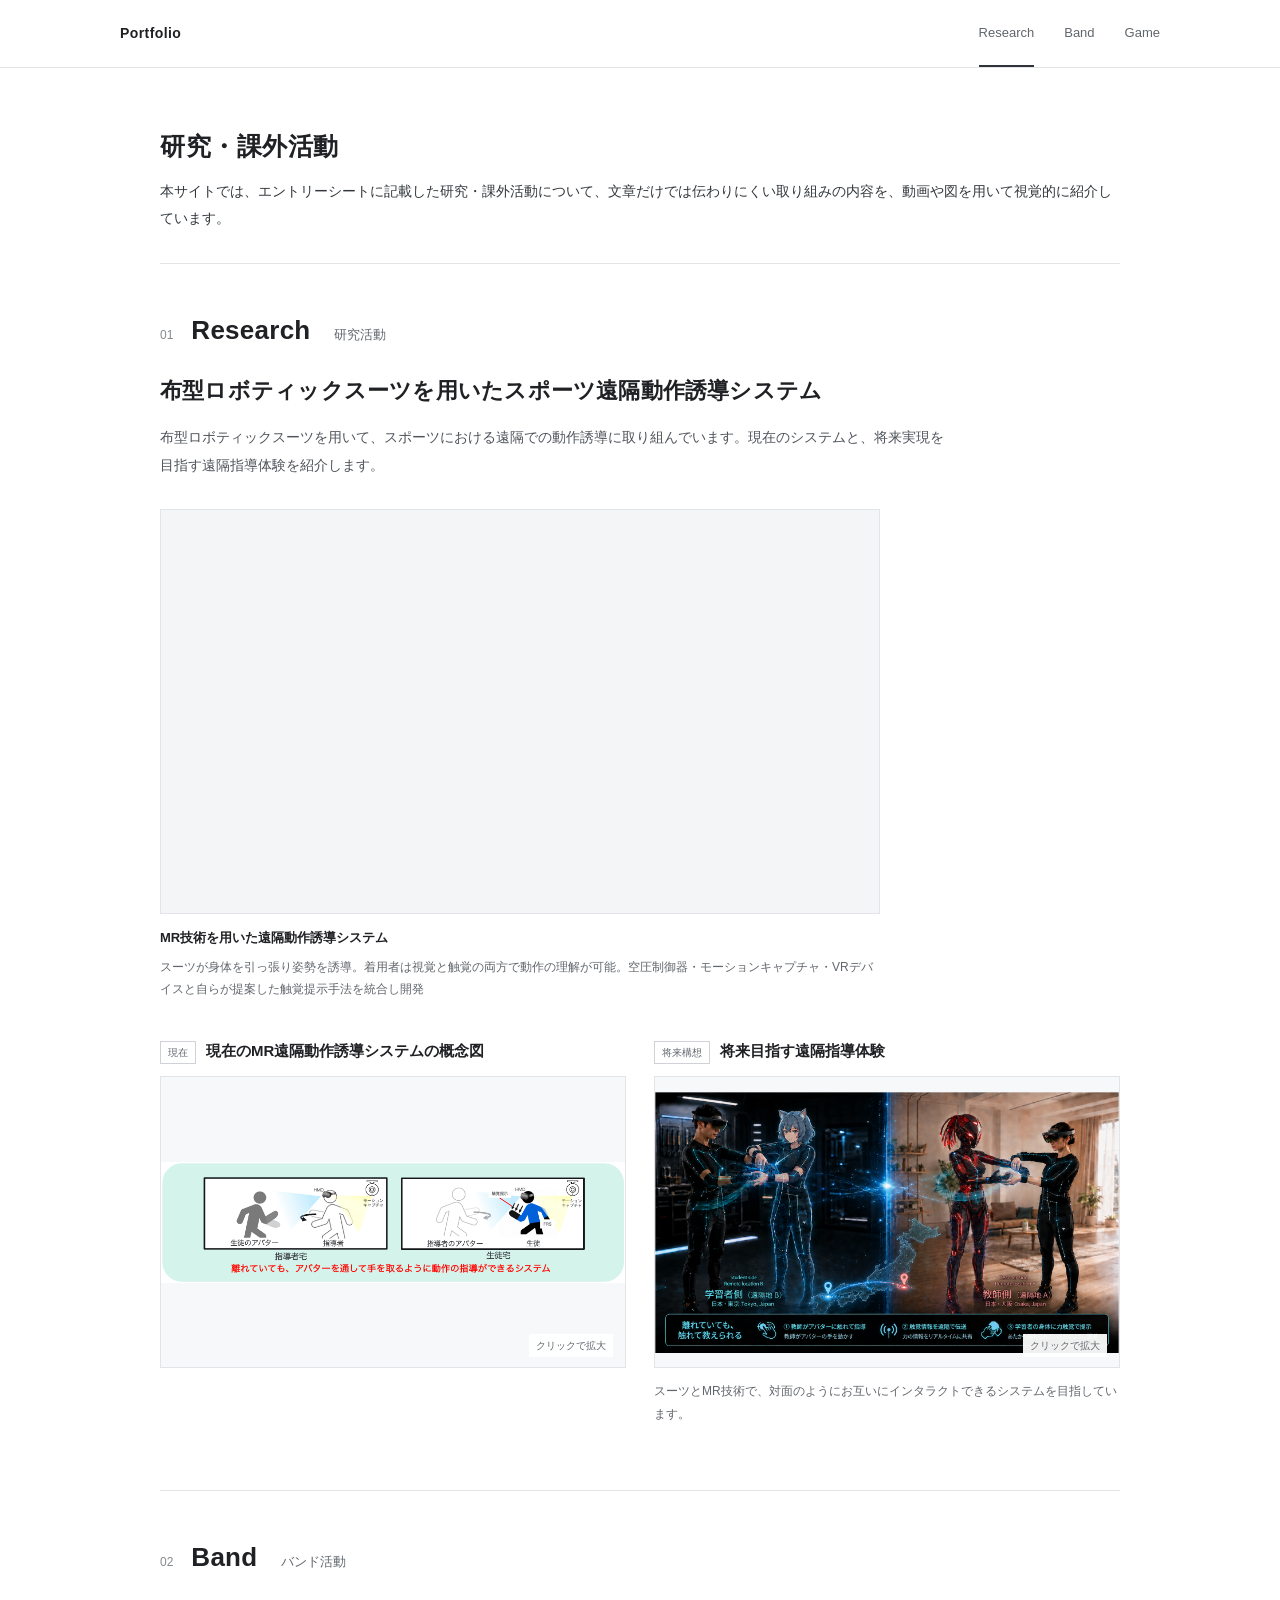
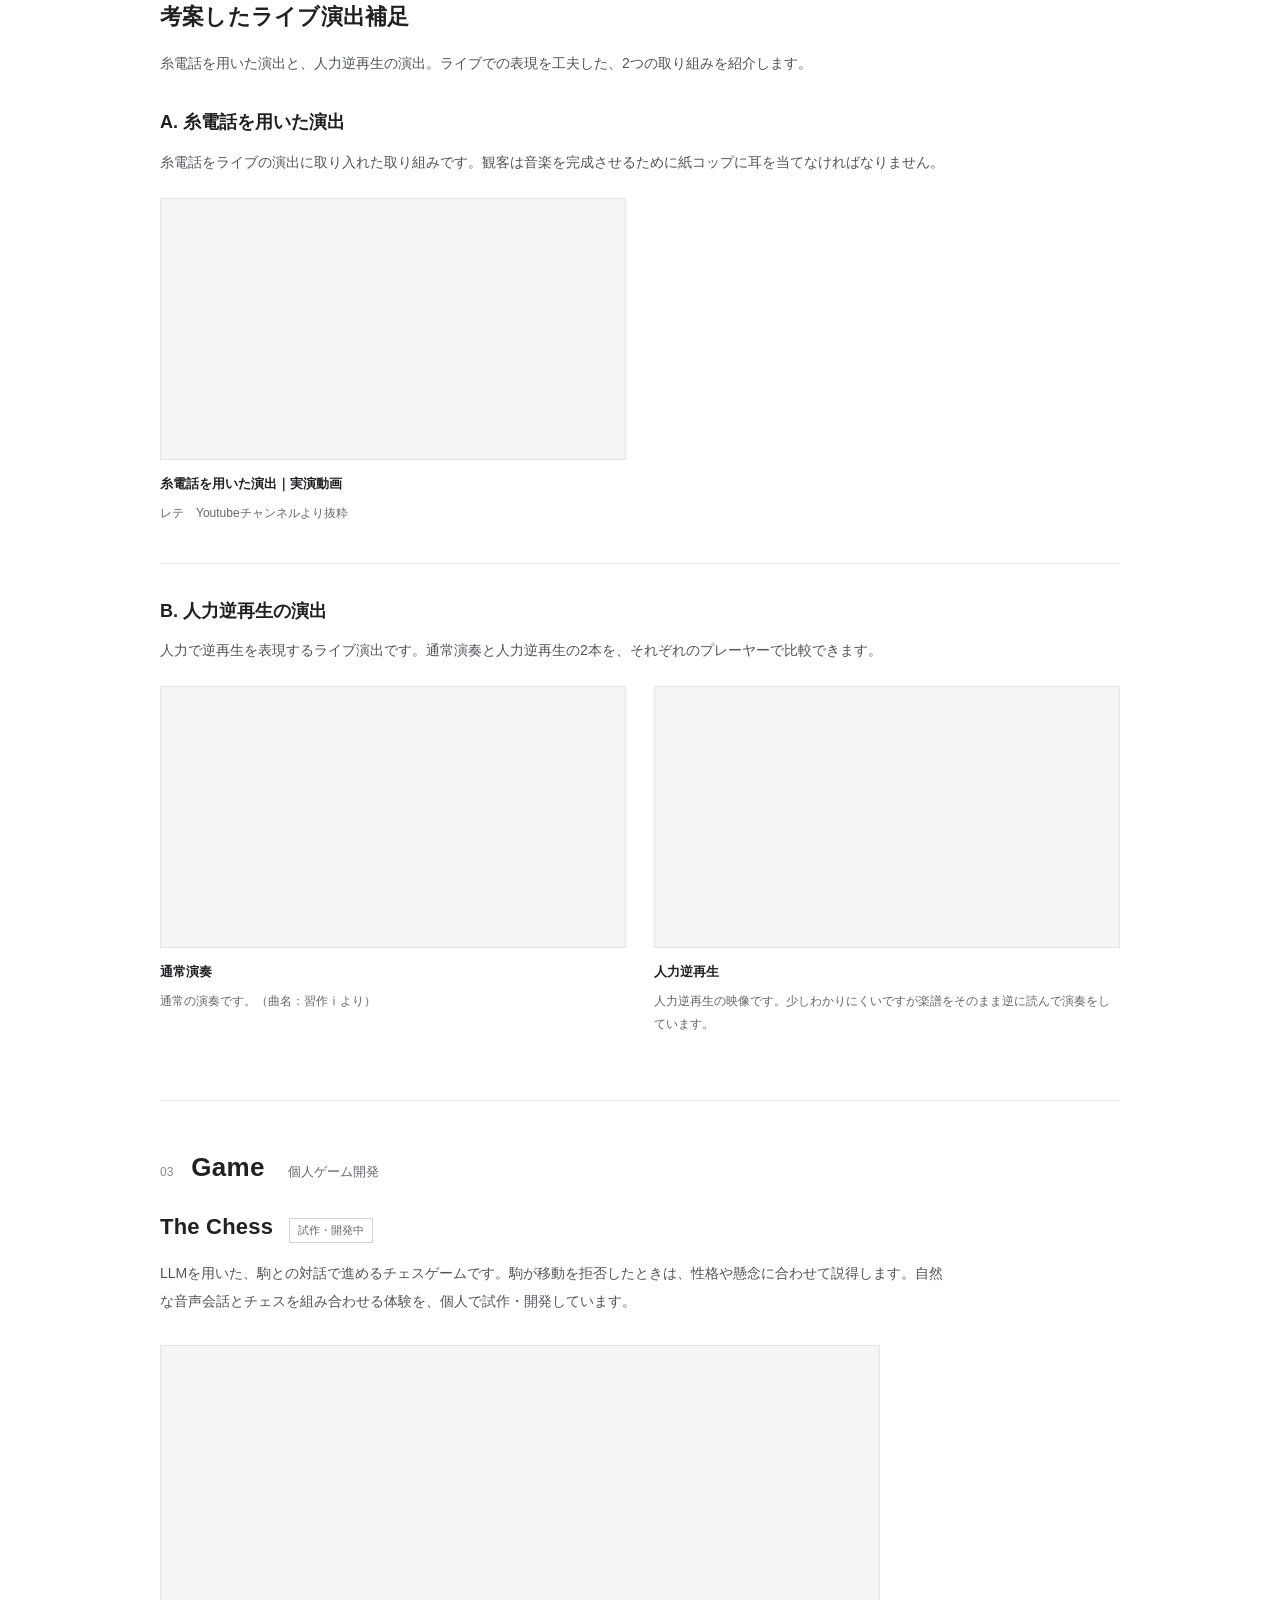
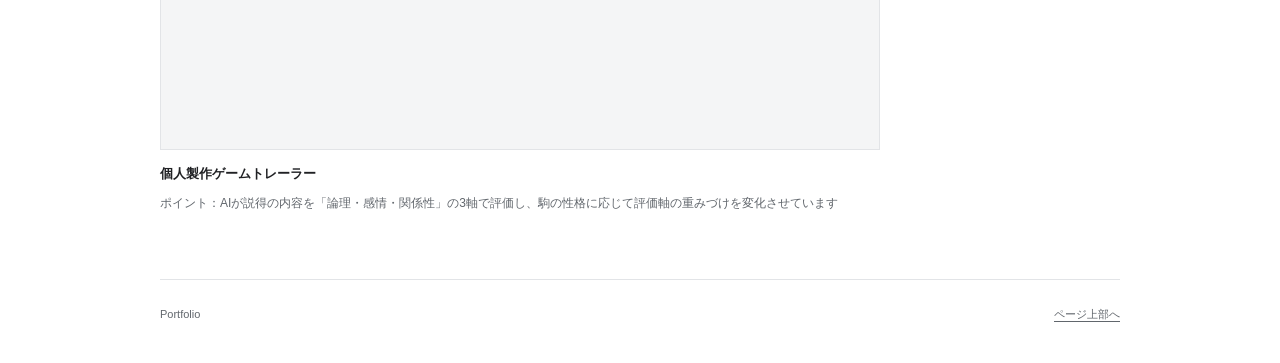
<file: index.html>
<!doctype html>
<html lang="ja"><head><meta charset="utf-8"><meta name="viewport" content="width=device-width, initial-scale=1"><meta name="robots" content="noindex, nofollow"><meta name="googlebot" content="noindex, nofollow"><meta name="description" content="研究活動、バンド活動、個人ゲーム開発を動画と図で紹介するポートフォリオ。"><title>Portfolio｜研究・課外活動</title><link rel="icon" href="assets/favicon.svg" type="image/svg+xml"><link rel="stylesheet" href="styles.css"><script defer src="content.js"></script><script defer src="app.js"></script></head>
<body><a class="skip" href="#main">本文へ移動</a><header class="header"><a class="site-name" href="#top">Portfolio</a><nav aria-label="セクション"><a href="#research">Research</a><a href="#band">Band</a><a href="#game">Game</a></nav></header>
<main id="main" class="page"><div class="intro" id="top"><h1>研究・課外活動</h1><p id="intro-text"></p><p class="owner" id="owner" hidden></p></div>
<section id="research" class="section" aria-labelledby="research-heading"><div class="section-heading"><span class="number">01</span><h2 id="research-heading">Research <span>研究活動</span></h2></div><h3 class="theme" id="research-title"></h3><p class="summary" id="research-summary"></p><div class="main-video" id="research-video"></div><div class="diagrams" id="research-figures"></div></section>
<section id="band" class="section" aria-labelledby="band-heading"><div class="section-heading"><span class="number">02</span><h2 id="band-heading">Band <span>バンド活動</span></h2></div><h3 class="theme" id="band-title"></h3><p class="summary" id="band-summary"></p><article class="band-work" aria-labelledby="telephone-heading"><h4 id="telephone-heading">A. 糸電話を用いた演出</h4><p id="telephone-description"></p><div class="band-media" id="telephone-video"></div></article><article class="band-work" aria-labelledby="reverse-heading"><h4 id="reverse-heading">B. 人力逆再生の演出</h4><p id="reverse-description"></p><div class="comparison" id="reverse-videos"></div></article></section>
<section id="game" class="section" aria-labelledby="game-heading"><div class="section-heading"><span class="number">03</span><h2 id="game-heading">Game <span>個人ゲーム開発</span></h2></div><div class="game-title"><h3 class="theme" id="game-title"></h3><span class="development-status">試作・開発中</span></div><p class="summary" id="game-summary"></p><div class="main-video" id="game-video"></div></section>
<noscript><p>動画枠と説明文を表示するにはJavaScriptを有効にしてください。</p></noscript></main><footer class="footer page"><span>Portfolio</span><a href="#top">ページ上部へ</a></footer>
<dialog id="image-dialog" aria-labelledby="image-caption"><div class="dialog-toolbar"><p id="image-caption"></p><button type="button" id="close-image" aria-label="拡大画像を閉じる">閉じる ×</button></div><img id="expanded-image" alt=""></dialog></body></html>
</file>
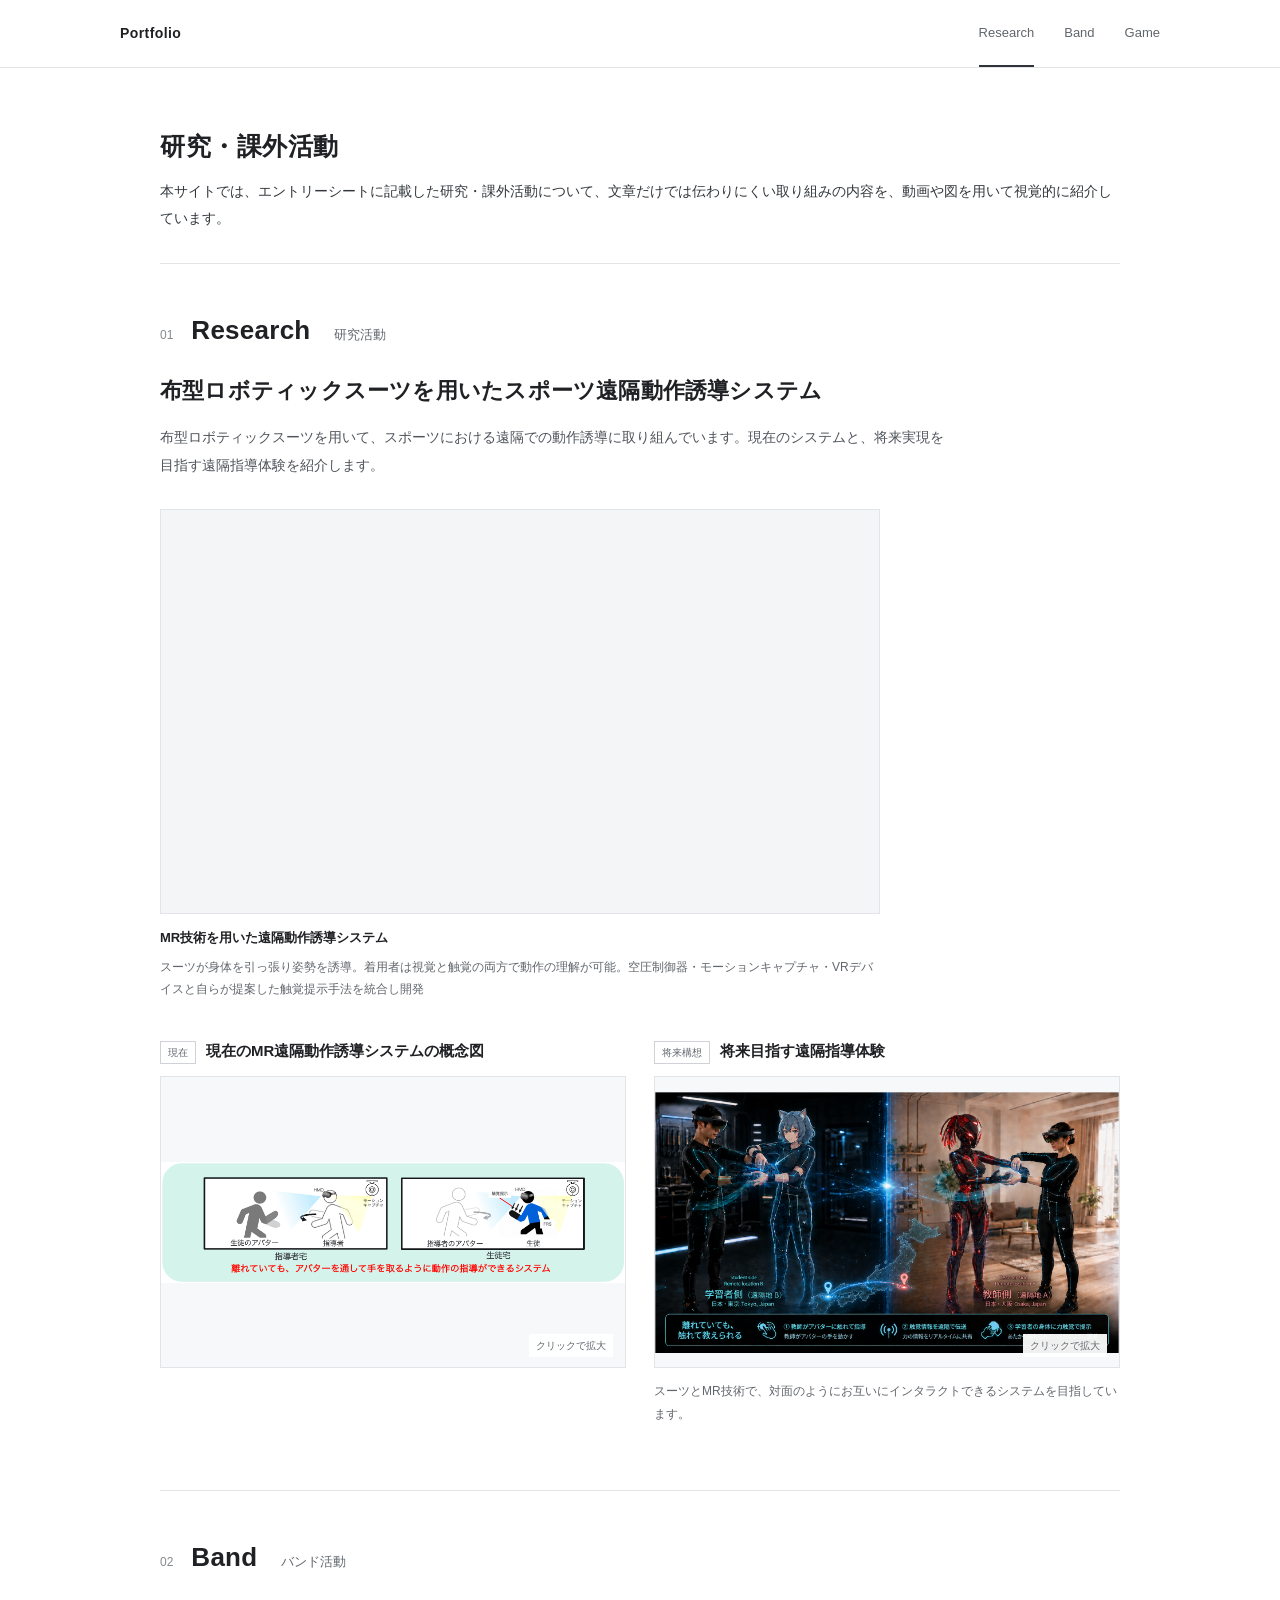
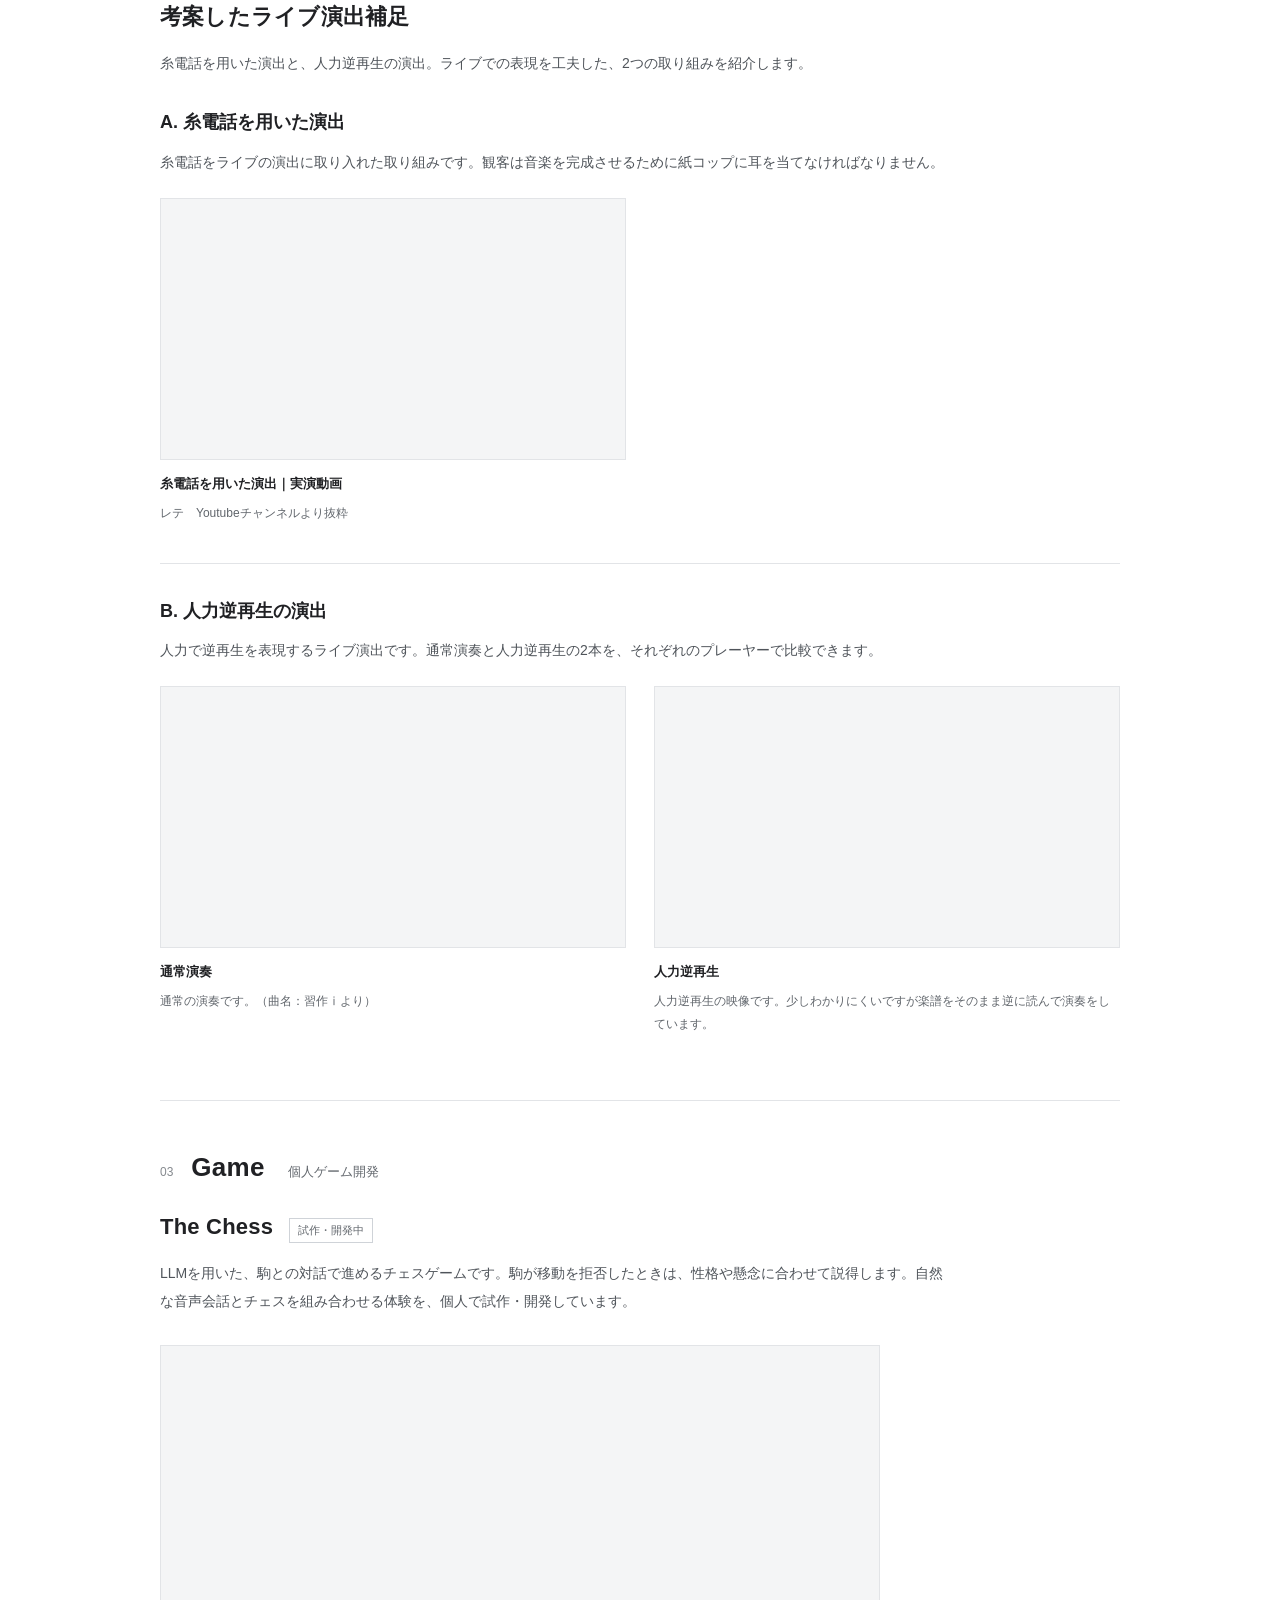
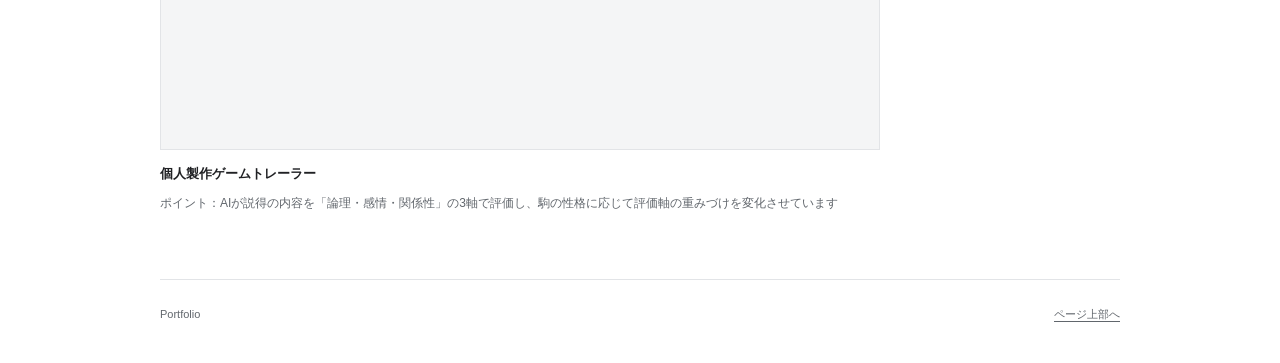
<file: project.html>
<!doctype html><html lang="ja"><head><meta charset="utf-8"><meta name="viewport" content="width=device-width, initial-scale=1"><meta name="robots" content="noindex, nofollow"><title>ページを移動しました｜Portfolio</title><link rel="stylesheet" href="styles.css"><meta http-equiv="refresh" content="0;url=index.html"></head><body><main class="page detail"><h1>ポートフォリオは1ページ構成になりました。</h1><a href="index.html">ホームへ移動する</a></main></body></html>
</file>
<file: styles.css>
:root{color-scheme:light;--ink:#202124;--muted:#61666c;--line:#e2e4e7}*{box-sizing:border-box}html{scroll-behavior:smooth;scroll-padding-top:92px}body{margin:0;background:white;color:var(--ink);font-family:-apple-system,BlinkMacSystemFont,"Segoe UI","Yu Gothic",Meiryo,sans-serif;font-size:15px;line-height:1.9;-webkit-font-smoothing:antialiased}a{color:inherit;text-decoration:none}button{font:inherit;color:inherit;cursor:pointer}a:focus-visible,button:focus-visible{outline:2px solid #40566c;outline-offset:5px}img{display:block;max-width:100%}.header{position:fixed;inset:0 0 auto;z-index:10;height:68px;background:#fffffffa;border-bottom:1px solid var(--line);display:flex;align-items:center;justify-content:space-between;padding:0 max(28px,calc((100% - 1040px)/2))}.site-name{font-size:14px;font-weight:600;letter-spacing:.03em}.header nav{display:flex;gap:30px;font-size:13px;height:100%;align-items:stretch}.header nav a{display:flex;align-items:center;position:relative;color:var(--muted)}.header nav a:hover{color:var(--ink)}.header nav a[aria-current]::after{content:"";height:2px;background:#30343a;position:absolute;inset:auto 0 0}.page{width:min(960px,calc(100% - 56px));margin-inline:auto}.intro{padding-top:126px;padding-bottom:32px}.intro h1{font-size:25px;line-height:1.6;font-weight:600;letter-spacing:.02em;margin:0 0 12px}.intro p{margin:0;color:var(--muted);font-size:14px}.owner{margin-top:8px!important}.section{border-top:1px solid var(--line);padding:48px 0 64px}.section-heading{display:flex;gap:18px;align-items:baseline;margin-bottom:24px}.number{font-size:12px;color:#85898e;font-variant-numeric:tabular-nums}.section-heading h2{margin:0;font-size:26px;line-height:1.4;font-weight:600;letter-spacing:.01em}.section-heading h2 span{font-size:13px;font-weight:400;color:var(--muted);margin-left:16px;letter-spacing:0}.theme{font-size:22px;font-weight:600;line-height:1.65;letter-spacing:.01em;margin:0 0 14px;max-width:850px}.summary{max-width:790px;margin:0 0 30px;color:#4f545a;font-size:14px;line-height:2}.main-video{max-width:720px}.video{margin:0}.video-frame{aspect-ratio:16/9;background:#f4f5f6;border:1px solid #e2e4e7;overflow:hidden}.video-frame iframe{display:block;width:100%;height:100%;border:0}.placeholder{height:100%;display:flex;align-items:center;justify-content:center;flex-direction:column;gap:6px;color:#656a70;font-size:13px;text-align:center;padding:18px}.placeholder small{font-size:11px;color:#8b8f95}figcaption{padding-top:12px}figcaption h5{font-size:13px;font-weight:600;margin:0 0 5px}figcaption p{margin:0;font-size:12px;line-height:1.9;color:var(--muted)}.diagrams{display:grid;grid-template-columns:1fr 1fr;gap:28px;margin-top:38px}.diagram{margin:0;min-width:0}.figure-heading{display:flex;gap:10px;align-items:baseline;margin-bottom:12px}.figure-heading>span{font-size:10px;border:1px solid #cfd3d8;padding:1px 7px;color:var(--muted);white-space:nowrap}.figure-heading h4{font-size:15px;font-weight:600;margin:0;line-height:1.6}.image-button{display:block;position:relative;background:#f7f8f9;border:1px solid var(--line);width:100%;padding:0;overflow:hidden;cursor:zoom-in}.image-button img{width:100%;height:auto;aspect-ratio:8/5;object-fit:contain}.expand-label{position:absolute;bottom:10px;right:12px;font-size:10px;background:#fffffff0;color:#60656b;padding:2px 7px}.band-work{margin-top:30px}.band-work+.band-work{margin-top:38px;padding-top:32px;border-top:1px solid var(--line)}.band-work h4{font-size:18px;line-height:1.7;font-weight:600;margin:0 0 10px}.band-work>p{max-width:790px;font-size:14px;color:#4f545a;margin:0 0 22px;line-height:2}.band-media{max-width:466px}.comparison{display:grid;grid-template-columns:1fr 1fr;gap:28px}.game-title{display:flex;align-items:baseline;gap:16px;margin-bottom:14px;flex-wrap:wrap}.game-title .theme{margin:0}.development-status{font-size:11px;color:var(--muted);border:1px solid #cfd3d8;padding:1px 8px}.footer{display:flex;justify-content:space-between;padding:24px 0 38px;border-top:1px solid var(--line);font-size:11px;color:var(--muted)}.footer a{text-decoration:underline;text-underline-offset:3px}.skip{position:fixed;left:10px;top:-100px;padding:10px 16px;background:#202124;color:white;z-index:30}.skip:focus{top:10px}.modal-open{overflow:hidden}dialog{width:min(1100px,calc(100vw - 40px));max-height:calc(100dvh - 40px);padding:20px;border:1px solid #cfd3d8;background:white;color:var(--ink);overflow:auto}dialog::backdrop{background:#111827a6}.dialog-toolbar{display:flex;justify-content:space-between;gap:20px;align-items:start;margin-bottom:16px}.dialog-toolbar p{font-size:14px;font-weight:600;margin:0}.dialog-toolbar button{padding:4px 12px;background:white;border:1px solid #cfd3d8;font-size:12px;white-space:nowrap}dialog img{width:100%;max-height:calc(100dvh - 140px);object-fit:contain}.detail{padding-top:130px;min-height:65vh}.detail h1{font-size:26px}.detail a{text-decoration:underline}[hidden]{display:none!important}
@media(max-width:700px){.header{height:62px;padding:0 20px}.header nav{gap:20px;font-size:12px}.site-name{font-size:12px}.page{width:calc(100% - 40px)}.intro{padding-top:103px;padding-bottom:24px}.intro h1{font-size:22px}.intro p{font-size:12px}.section{padding-top:34px;padding-bottom:42px}.section-heading{gap:12px;margin-bottom:21px}.section-heading h2{font-size:23px}.section-heading h2 span{font-size:12px;margin-left:12px}.theme{font-size:20px}.summary,.band-work>p{font-size:13px;line-height:1.95}.diagrams{grid-template-columns:1fr;gap:26px;margin-top:28px}.comparison{gap:16px}.band-media{max-width:calc((100% - 16px)/2)}.band-work h4{font-size:17px}.placeholder{font-size:12px}.placeholder small{font-size:10px}.band-work+.band-work{margin-top:30px;padding-top:27px}dialog{width:calc(100vw - 20px);padding:14px}.dialog-toolbar p{font-size:12px}}@media(max-width:520px){.comparison{grid-template-columns:1fr;gap:24px}.band-media{max-width:100%}.header nav{gap:17px}figcaption p{font-size:12px}.figure-heading h4{font-size:14px}}@media(prefers-reduced-motion:reduce){html{scroll-behavior:auto}}
#intro-text{color:#33383d}
</file>
